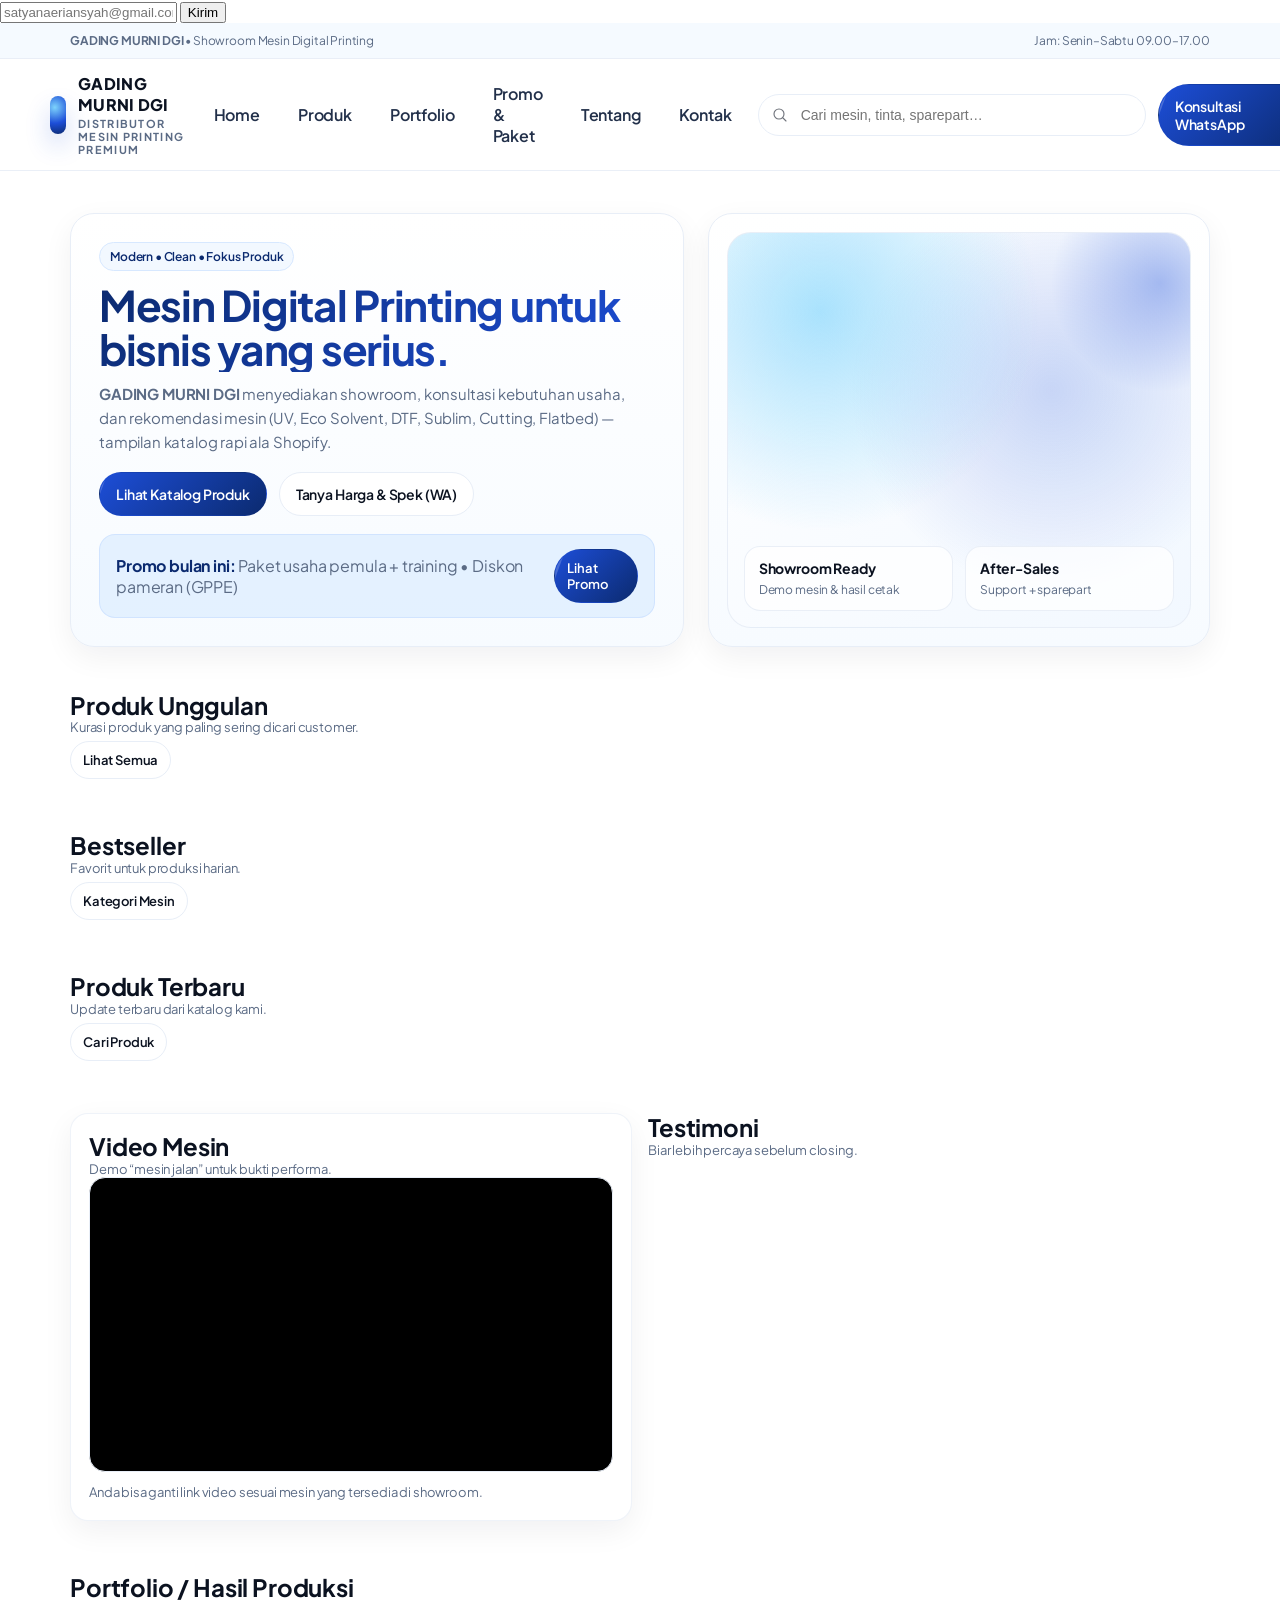
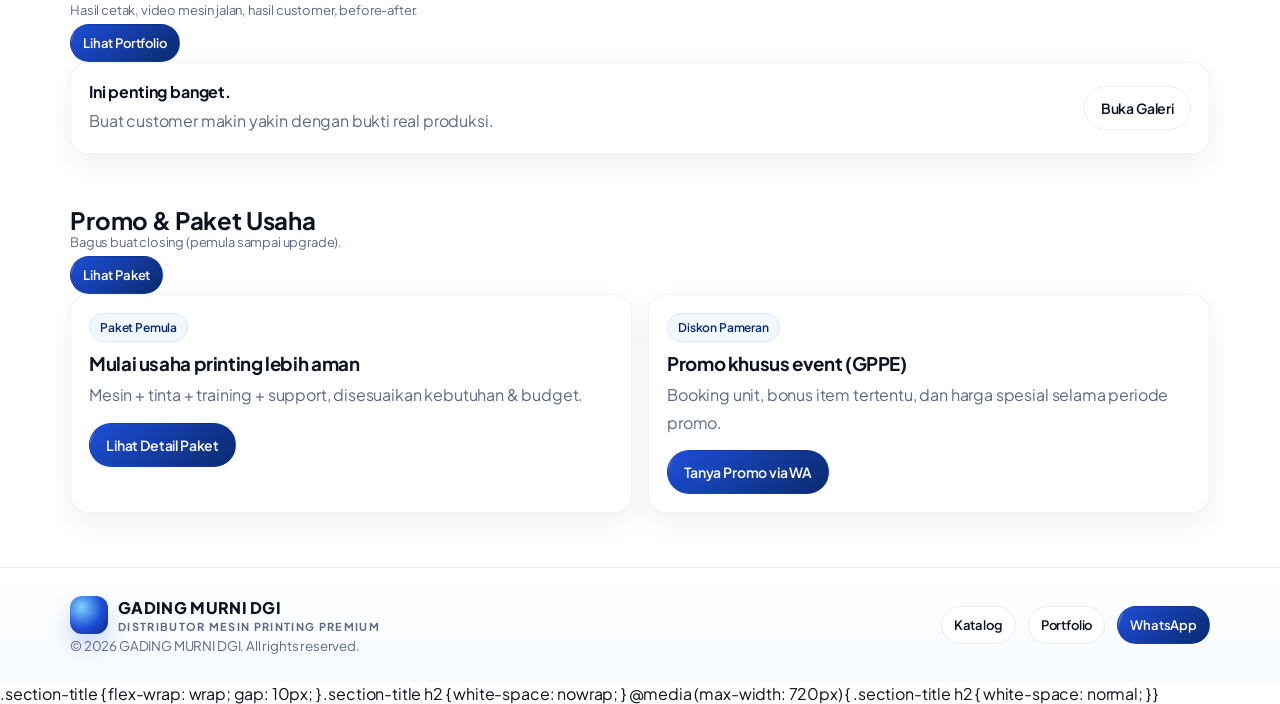
<file: index.html>
<!doctype html><form>
  <input type="email" placeholder="satyanaeriansyah@gmail.com" required />
  <button type="submit">Kirim</button>
</form>
<html lang="id">
  <head>
    <meta charset="utf-8" />
    <meta name="viewport" content="width=device-width, initial-scale=1" />
    <title>GADING MURNI DGI — Distributor Mesin Printing Premium</title>
    <meta
      name="description"
      content="Showroom & katalog mesin digital printing (mesin saja) — UV, Eco Solvent, DTF, Sublim, Cutting, Flatbed + sparepart, tinta, dan media."
    />
    <link rel="preconnect" href="https://fonts.googleapis.com" />
    <link rel="preconnect" href="https://fonts.gstatic.com" crossorigin />
    <link
      href="https://fonts.googleapis.com/css2?family=Plus+Jakarta+Sans:wght@400;600;700;800&display=swap"
      rel="stylesheet"
    />
    <link rel="stylesheet" href="assets/css/styles.css" />
    <style>
      body {
        font-family: "Plus Jakarta Sans", ui-sans-serif, system-ui, -apple-system,
          Segoe UI, Roboto, Helvetica, Arial;
      }
    </style>
  </head>
  <body data-page="home">
    <header class="header">
      <div class="topbar">
        <div class="container row between gap-12">
          <span><b data-brand>GADING MURNI DGI</b> • Showroom Mesin Digital Printing</span>
          <span class="muted">Jam: <span data-hours>Senin–Sabtu 09.00–17.00</span></span>
        </div>
      </div>
      <div class="container nav row between gap-16">
        <a class="brand" href="./">
          <span class="brand-mark" aria-hidden="true"></span>
          <span class="brand-name">
            <span data-brand>GADING MURNI DGI</span>
            <small data-tagline>Distributor Mesin Printing Premium</small>
          </span>
        </a>

        <nav class="navlinks" aria-label="Navigasi utama">
          <a href="./">Home</a>
          <a href="products.html">Produk</a>
          <a href="portfolio.html">Portfolio</a>
          <a href="promo.html">Promo & Paket</a>
          <a href="about.html">Tentang</a>
          <a href="contact.html">Kontak</a>
        </nav>

        <div class="row gap-12">
          <div class="search" role="search">
            <svg class="icon" viewBox="0 0 24 24" fill="none" aria-hidden="true">
              <path d="M10.5 18a7.5 7.5 0 1 1 0-15 7.5 7.5 0 0 1 0 15Z" stroke="currentColor" stroke-width="1.7" opacity=".9"/>
              <path d="M16.5 16.5 21 21" stroke="currentColor" stroke-width="1.7" stroke-linecap="round" opacity=".9"/>
            </svg>
            <input id="searchInput" type="search" placeholder="Cari mesin, tinta, sparepart…" autocomplete="off" />
            <div id="searchResults" class="search-results" aria-label="Hasil pencarian"></div>
          </div>

          <a class="btn primary" data-wa target="_blank" rel="noopener">Konsultasi WhatsApp</a>
          <button id="hamburger" class="btn hamburger" aria-label="Buka menu" type="button">Menu</button>
        </div>
      </div>

      <div id="mobileDrawer" class="container mobile-drawer" aria-label="Menu mobile">
        <a href="./">Home</a>
        <a href="products.html">Produk</a>
        <a href="portfolio.html">Portfolio</a>
        <a href="promo.html">Promo & Paket</a>
        <a href="about.html">Tentang</a>
        <a href="contact.html">Kontak</a>
      </div>
    </header>

    <main>
      <!-- HERO / PROMO BANNER -->
      <section class="hero">
        <div class="container hero-grid">
          <div class="hero-card hero-main">
            <span class="badge">Modern • Clean • Fokus Produk</span>
            <h1 class="hero-title">Mesin Digital Printing untuk bisnis yang serius.</h1>
            <p class="hero-sub">
              <b data-brand>GADING MURNI DGI</b> menyediakan showroom, konsultasi kebutuhan usaha, dan rekomendasi mesin
              (UV, Eco Solvent, DTF, Sublim, Cutting, Flatbed) — tampilan katalog rapi ala Shopify.
            </p>
            <div class="row wrap gap-12">
              <a class="btn primary" href="products.html">Lihat Katalog Produk</a>
              <a class="btn" data-wa target="_blank" rel="noopener">Tanya Harga & Spek (WA)</a>
            </div>
            <div class="promo-strip">
              <div>
                <strong>Promo bulan ini:</strong>
                <span class="muted">Paket usaha pemula + training • Diskon pameran (GPPE)</span>
              </div>
              <a class="btn small primary" href="promo.html">Lihat Promo</a>
            </div>
          </div>

          <div class="hero-card hero-visual">
            <div class="visual-box">
              <div class="visual-stat">
                <div class="stat">
                  <b>Showroom Ready</b>
                  <span>Demo mesin & hasil cetak</span>
                </div>
                <div class="stat">
                  <b>After-Sales</b>
                  <span>Support + sparepart</span>
                </div>
              </div>
            </div>
          </div>
        </div>
      </section>

      <!-- PRODUK UNGGULAN -->
      <section class="section">
        <div class="container">
          <div class="section-title">
            <div>
              <h2>Produk Unggulan</h2>
              <p>Kurasi produk yang paling sering dicari customer.</p>
            </div>
            <a class="btn small" href="products.html">Lihat Semua</a>
          </div>
          <div id="featuredGrid" class="grid products"></div>
        </div>
      </section>

      <!-- BESTSELLER -->
      <section class="section">
        <div class="container">
          <div class="section-title">
            <div>
              <h2>Bestseller</h2>
              <p>Favorit untuk produksi harian.</p>
            </div>
            <a class="btn small" href="products.html?cat=Mesin%20Printing">Kategori Mesin</a>
          </div>
          <div id="bestsellerGrid" class="grid products"></div>
        </div>
      </section>

      <!-- PRODUK TERBARU -->
      <section class="section">
        <div class="container">
          <div class="section-title">
            <div>
              <h2>Produk Terbaru</h2>
              <p>Update terbaru dari katalog kami.</p>
            </div>
            <a class="btn small" href="products.html">Cari Produk</a>
          </div>
          <div id="newestGrid" class="grid products"></div>
        </div>
      </section>

      <!-- VIDEO MESIN + TESTIMONI -->
      <section class="section">
        <div class="container">
          <div class="grid two">
            <div class="card pad">
              <div class="section-title">
                <div>
                  <h2>Video Mesin</h2>
                  <p>Demo “mesin jalan” untuk bukti performa.</p>
                </div>
              </div>
              <div class="embed">
                <iframe
                  src="https://www.youtube.com/embed/ysz5S6PUM-U"
                  title="Video demo mesin (placeholder)"
                  allow="accelerometer; autoplay; clipboard-write; encrypted-media; gyroscope; picture-in-picture"
                  allowfullscreen
                ></iframe>
              </div>
              <p class="muted" style="margin: 10px 0 0; line-height: 1.6; font-size: 13px">
                Anda bisa ganti link video sesuai mesin yang tersedia di showroom.
              </p>
            </div>
            <div>
              <div class="section-title">
                <div>
                  <h2>Testimoni</h2>
                  <p>Biar lebih percaya sebelum closing.</p>
                </div>
              </div>
              <div id="testiGrid" class="grid" style="grid-template-columns:1fr; gap:12px;"></div>
            </div>
          </div>
        </div>
      </section>

      <!-- PORTFOLIO PREVIEW -->
      <section class="section">
        <div class="container">
          <div class="section-title">
            <div>
              <h2>Portfolio / Hasil Produksi</h2>
              <p>Hasil cetak, video mesin jalan, hasil customer, before-after.</p>
            </div>
            <a class="btn small primary" href="portfolio.html">Lihat Portfolio</a>
          </div>
          <div class="card pad">
            <div class="row between wrap gap-12">
              <div>
                <b>Ini penting banget.</b>
                <p class="muted" style="margin:6px 0 0; line-height:1.65">
                  Buat customer makin yakin dengan bukti real produksi.
                </p>
              </div>
              <a class="btn" href="portfolio.html">Buka Galeri</a>
            </div>
          </div>
        </div>
      </section>

      <!-- PROMO & PAKET -->
      <section class="section">
        <div class="container">
          <div class="section-title">
            <div>
              <h2>Promo & Paket Usaha</h2>
              <p>Bagus buat closing (pemula sampai upgrade).</p>
            </div>
            <a class="btn small primary" href="promo.html">Lihat Paket</a>
          </div>
          <div class="grid two">
            <div class="card pad">
              <span class="badge">Paket Pemula</span>
              <h3 style="margin:10px 0 6px; letter-spacing:-.02em;">Mulai usaha printing lebih aman</h3>
              <p class="muted" style="margin:0; line-height:1.7">
                Mesin + tinta + training + support, disesuaikan kebutuhan & budget.
              </p>
              <div style="margin-top:14px">
                <a class="btn primary" href="promo.html">Lihat Detail Paket</a>
              </div>
            </div>
            <div class="card pad">
              <span class="badge">Diskon Pameran</span>
              <h3 style="margin:10px 0 6px; letter-spacing:-.02em;">Promo khusus event (GPPE)</h3>
              <p class="muted" style="margin:0; line-height:1.7">
                Booking unit, bonus item tertentu, dan harga spesial selama periode promo.
              </p>
              <div style="margin-top:14px">
                <a class="btn primary" data-wa target="_blank" rel="noopener">Tanya Promo via WA</a>
              </div>
            </div>
          </div>
        </div>
      </section>
    </main>

    <footer class="footer">
      <div class="container row between wrap gap-16">
        <div>
          <div class="brand" style="gap:10px">
            <span class="brand-mark" aria-hidden="true"></span>
            <span class="brand-name">
              <span data-brand>GADING MURNI DGI</span>
              <small data-tagline>Distributor Mesin Printing Premium</small>
            </span>
          </div>
          <small>© <span id="y"></span> <span data-brand>GADING MURNI DGI</span>. All rights reserved.</small>
        </div>
        <div class="row gap-12 wrap">
          <a class="btn small" href="products.html">Katalog</a>
          <a class="btn small" href="portfolio.html">Portfolio</a>
          <a class="btn small primary" data-wa target="_blank" rel="noopener">WhatsApp</a>
        </div>
      </div>
    </footer>

    <!-- Modal detail produk -->
    <div id="modal" class="modal" aria-hidden="true">
      <div class="modal-card" role="dialog" aria-modal="true" aria-label="Detail Produk">
        <div class="modal-head">
          <b id="modalTitle"></b>
          <button id="modalClose" class="btn small" type="button">Tutup</button>
        </div>
        <div id="modalBody" class="modal-body"></div>
      </div>
    </div>

    <script>
      document.getElementById("y").textContent = new Date().getFullYear();
    </script>
    <script src="assets/js/data.js"></script>
    <script src="assets/js/app.js"></script>
  </body>
</html>
.section-title {
  flex-wrap: wrap;
  gap: 10px;
}

.section-title h2 {
  white-space: nowrap;
}

@media (max-width: 720px) {
  .section-title h2 {
    white-space: normal;
  }
}
</file>
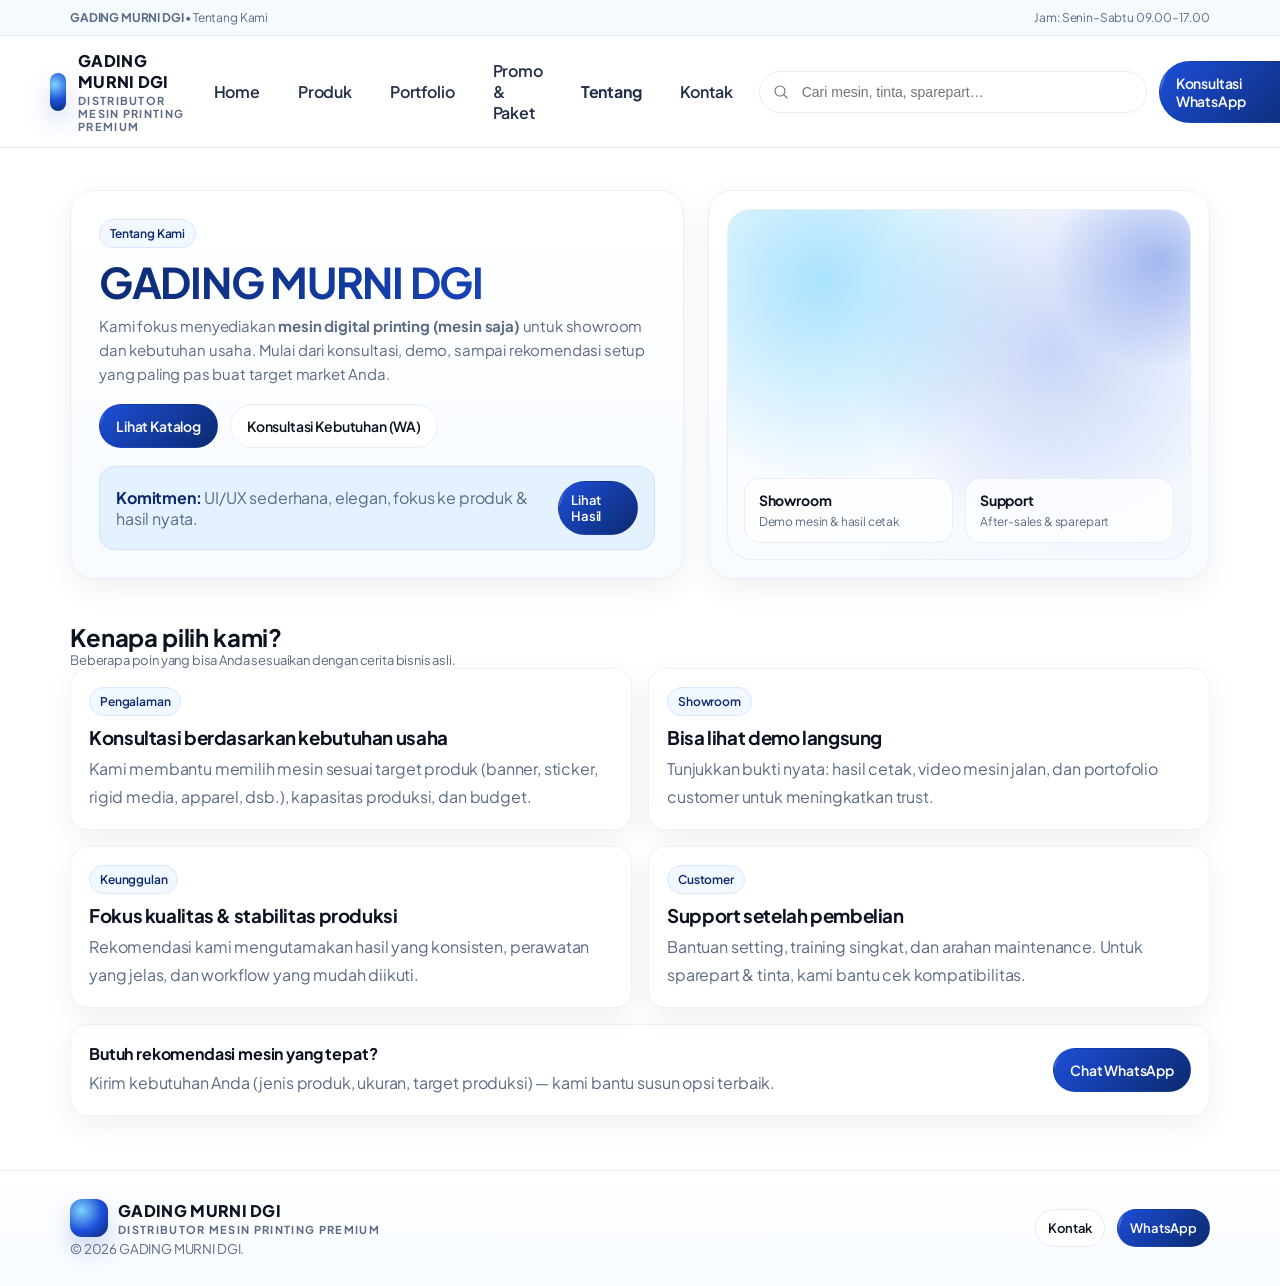
<file: about.html>
<!doctype html>
<html lang="id">
  <head>
    <meta charset="utf-8" />
    <meta name="viewport" content="width=device-width, initial-scale=1" />
    <title>Tentang Kami — GADING MURNI DGI</title>
    <meta name="description" content="Profil showroom dan keunggulan layanan GADING MURNI DGI." />
    <link rel="preconnect" href="https://fonts.googleapis.com" />
    <link rel="preconnect" href="https://fonts.gstatic.com" crossorigin />
    <link
      href="https://fonts.googleapis.com/css2?family=Plus+Jakarta+Sans:wght@400;600;700;800&display=swap"
      rel="stylesheet"
    />
    <link rel="stylesheet" href="assets/css/styles.css" />
    <style>
      body { font-family: "Plus Jakarta Sans", ui-sans-serif, system-ui, -apple-system, Segoe UI, Roboto, Helvetica, Arial; }
    </style>
  </head>
  <body data-page="about">
    <header class="header">
      <div class="topbar">
        <div class="container row between gap-12">
          <span><b data-brand>GADING MURNI DGI</b> • Tentang Kami</span>
          <span class="muted">Jam: <span data-hours>Senin–Sabtu 09.00–17.00</span></span>
        </div>
      </div>
      <div class="container nav row between gap-16">
        <a class="brand" href="./">
          <span class="brand-mark" aria-hidden="true"></span>
          <span class="brand-name">
            <span data-brand>GADING MURNI DGI</span>
            <small data-tagline>Distributor Mesin Printing Premium</small>
          </span>
        </a>

        <nav class="navlinks" aria-label="Navigasi utama">
          <a href="./">Home</a>
          <a href="products.html">Produk</a>
          <a href="portfolio.html">Portfolio</a>
          <a href="promo.html">Promo & Paket</a>
          <a href="about.html"><b>Tentang</b></a>
          <a href="contact.html">Kontak</a>
        </nav>

        <div class="row gap-12">
          <div class="search" role="search">
            <svg class="icon" viewBox="0 0 24 24" fill="none" aria-hidden="true">
              <path d="M10.5 18a7.5 7.5 0 1 1 0-15 7.5 7.5 0 0 1 0 15Z" stroke="currentColor" stroke-width="1.7" opacity=".9"/>
              <path d="M16.5 16.5 21 21" stroke="currentColor" stroke-width="1.7" stroke-linecap="round" opacity=".9"/>
            </svg>
            <input id="searchInput" type="search" placeholder="Cari mesin, tinta, sparepart…" autocomplete="off" />
            <div id="searchResults" class="search-results" aria-label="Hasil pencarian"></div>
          </div>
          <a class="btn primary" data-wa target="_blank" rel="noopener">Konsultasi WhatsApp</a>
          <button id="hamburger" class="btn hamburger" aria-label="Buka menu" type="button">Menu</button>
        </div>
      </div>

      <div id="mobileDrawer" class="container mobile-drawer" aria-label="Menu mobile">
        <a href="./">Home</a>
        <a href="products.html">Produk</a>
        <a href="portfolio.html">Portfolio</a>
        <a href="promo.html">Promo & Paket</a>
        <a href="about.html">Tentang</a>
        <a href="contact.html">Kontak</a>
      </div>
    </header>

    <main>
      <section class="hero">
        <div class="container hero-grid">
          <div class="hero-card hero-main">
            <span class="badge">Tentang Kami</span>
            <h1 class="hero-title"><span data-brand>GADING MURNI DGI</span></h1>
            <p class="hero-sub">
              Kami fokus menyediakan <b>mesin digital printing (mesin saja)</b> untuk showroom dan kebutuhan usaha. Mulai
              dari konsultasi, demo, sampai rekomendasi setup yang paling pas buat target market Anda.
            </p>
            <div class="row wrap gap-12">
              <a class="btn primary" href="products.html">Lihat Katalog</a>
              <a class="btn" data-wa target="_blank" rel="noopener">Konsultasi Kebutuhan (WA)</a>
            </div>
            <div class="promo-strip">
              <div>
                <strong>Komitmen:</strong>
                <span class="muted">UI/UX sederhana, elegan, fokus ke produk & hasil nyata.</span>
              </div>
              <a class="btn small primary" href="portfolio.html">Lihat Hasil</a>
            </div>
          </div>
          <div class="hero-card hero-visual">
            <div class="visual-box">
              <div class="visual-stat">
                <div class="stat">
                  <b>Showroom</b>
                  <span>Demo mesin & hasil cetak</span>
                </div>
                <div class="stat">
                  <b>Support</b>
                  <span>After-sales & sparepart</span>
                </div>
              </div>
            </div>
          </div>
        </div>
      </section>

      <section class="section">
        <div class="container">
          <div class="section-title">
            <div>
              <h2>Kenapa pilih kami?</h2>
              <p>Beberapa poin yang bisa Anda sesuaikan dengan cerita bisnis asli.</p>
            </div>
          </div>

          <div class="grid two">
            <div class="card pad">
              <span class="badge">Pengalaman</span>
              <h3 style="margin:10px 0 6px; letter-spacing:-.02em;">Konsultasi berdasarkan kebutuhan usaha</h3>
              <p class="muted" style="margin:0; line-height:1.75">
                Kami membantu memilih mesin sesuai target produk (banner, sticker, rigid media, apparel, dsb.), kapasitas
                produksi, dan budget.
              </p>
            </div>
            <div class="card pad">
              <span class="badge">Showroom</span>
              <h3 style="margin:10px 0 6px; letter-spacing:-.02em;">Bisa lihat demo langsung</h3>
              <p class="muted" style="margin:0; line-height:1.75">
                Tunjukkan bukti nyata: hasil cetak, video mesin jalan, dan portofolio customer untuk meningkatkan trust.
              </p>
            </div>
            <div class="card pad">
              <span class="badge">Keunggulan</span>
              <h3 style="margin:10px 0 6px; letter-spacing:-.02em;">Fokus kualitas & stabilitas produksi</h3>
              <p class="muted" style="margin:0; line-height:1.75">
                Rekomendasi kami mengutamakan hasil yang konsisten, perawatan yang jelas, dan workflow yang mudah diikuti.
              </p>
            </div>
            <div class="card pad">
              <span class="badge">Customer</span>
              <h3 style="margin:10px 0 6px; letter-spacing:-.02em;">Support setelah pembelian</h3>
              <p class="muted" style="margin:0; line-height:1.75">
                Bantuan setting, training singkat, dan arahan maintenance. Untuk sparepart & tinta, kami bantu cek
                kompatibilitas.
              </p>
            </div>
          </div>

          <div style="height:16px"></div>
          <div class="card pad">
            <div class="row between wrap gap-12">
              <div>
                <b>Butuh rekomendasi mesin yang tepat?</b>
                <p class="muted" style="margin:6px 0 0; line-height:1.65">
                  Kirim kebutuhan Anda (jenis produk, ukuran, target produksi) — kami bantu susun opsi terbaik.
                </p>
              </div>
              <a class="btn primary" data-wa target="_blank" rel="noopener">Chat WhatsApp</a>
            </div>
          </div>
        </div>
      </section>
    </main>

    <footer class="footer">
      <div class="container row between wrap gap-16">
        <div>
          <div class="brand" style="gap:10px">
            <span class="brand-mark" aria-hidden="true"></span>
            <span class="brand-name">
              <span data-brand>GADING MURNI DGI</span>
              <small data-tagline>Distributor Mesin Printing Premium</small>
            </span>
          </div>
          <small>© <span id="y"></span> <span data-brand>GADING MURNI DGI</span>.</small>
        </div>
        <div class="row gap-12 wrap">
          <a class="btn small" href="contact.html">Kontak</a>
          <a class="btn small primary" data-wa target="_blank" rel="noopener">WhatsApp</a>
        </div>
      </div>
    </footer>

    <script>
      document.getElementById("y").textContent = new Date().getFullYear();
    </script>
    <script src="assets/js/data.js"></script>
    <script src="assets/js/app.js"></script>
  </body>
</html>
</file>
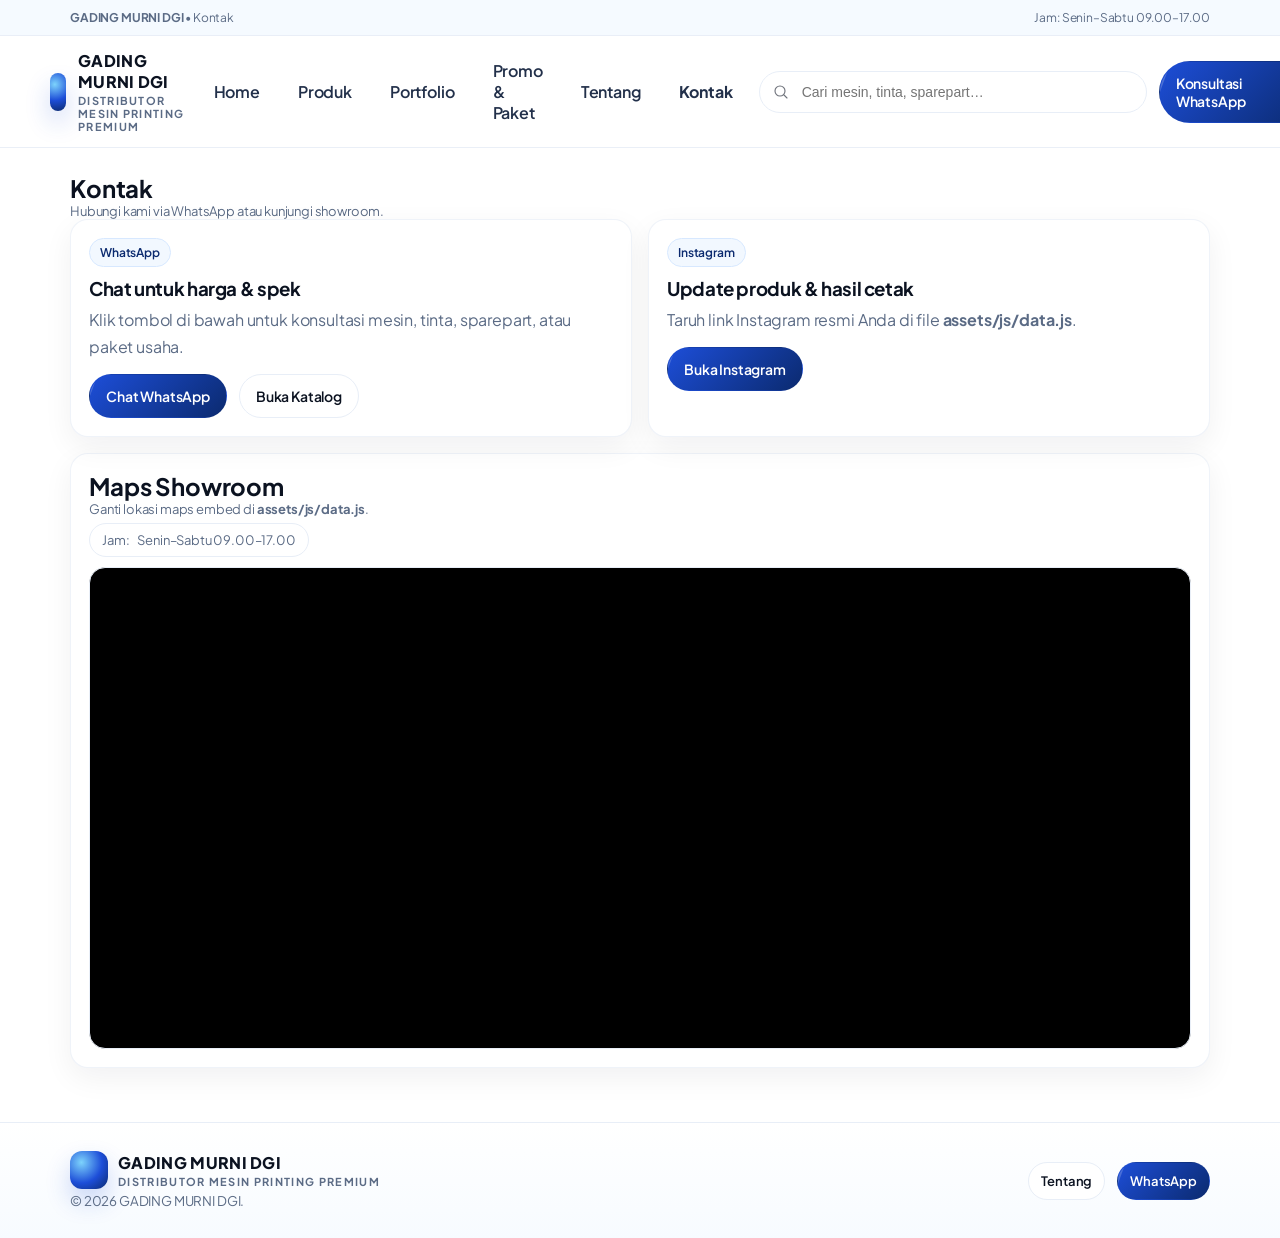
<file: contact.html>
<!doctype html>
<html lang="id">
  <head>
    <meta charset="utf-8" />
    <meta name="viewport" content="width=device-width, initial-scale=1" />
    <title>Kontak — GADING MURNI DGI</title>
    <meta name="description" content="Kontak GADING MURNI DGI: WhatsApp, Maps showroom, Instagram, jam operasional." />
    <link rel="preconnect" href="https://fonts.googleapis.com" />
    <link rel="preconnect" href="https://fonts.gstatic.com" crossorigin />
    <link
      href="https://fonts.googleapis.com/css2?family=Plus+Jakarta+Sans:wght@400;600;700;800&display=swap"
      rel="stylesheet"
    />
    <link rel="stylesheet" href="assets/css/styles.css" />
    <style>
      body { font-family: "Plus Jakarta Sans", ui-sans-serif, system-ui, -apple-system, Segoe UI, Roboto, Helvetica, Arial; }
    </style>
  </head>
  <body data-page="contact">
    <header class="header">
      <div class="topbar">
        <div class="container row between gap-12">
          <span><b data-brand>GADING MURNI DGI</b> • Kontak</span>
          <span class="muted">Jam: <span data-hours>Senin–Sabtu 09.00–17.00</span></span>
        </div>
      </div>
      <div class="container nav row between gap-16">
        <a class="brand" href="./">
          <span class="brand-mark" aria-hidden="true"></span>
          <span class="brand-name">
            <span data-brand>GADING MURNI DGI</span>
            <small data-tagline>Distributor Mesin Printing Premium</small>
          </span>
        </a>

        <nav class="navlinks" aria-label="Navigasi utama">
          <a href="./">Home</a>
          <a href="products.html">Produk</a>
          <a href="portfolio.html">Portfolio</a>
          <a href="promo.html">Promo & Paket</a>
          <a href="about.html">Tentang</a>
          <a href="contact.html"><b>Kontak</b></a>
        </nav>

        <div class="row gap-12">
          <div class="search" role="search">
            <svg class="icon" viewBox="0 0 24 24" fill="none" aria-hidden="true">
              <path d="M10.5 18a7.5 7.5 0 1 1 0-15 7.5 7.5 0 0 1 0 15Z" stroke="currentColor" stroke-width="1.7" opacity=".9"/>
              <path d="M16.5 16.5 21 21" stroke="currentColor" stroke-width="1.7" stroke-linecap="round" opacity=".9"/>
            </svg>
            <input id="searchInput" type="search" placeholder="Cari mesin, tinta, sparepart…" autocomplete="off" />
            <div id="searchResults" class="search-results" aria-label="Hasil pencarian"></div>
          </div>
          <a class="btn primary" data-wa target="_blank" rel="noopener">Konsultasi WhatsApp</a>
          <button id="hamburger" class="btn hamburger" aria-label="Buka menu" type="button">Menu</button>
        </div>
      </div>

      <div id="mobileDrawer" class="container mobile-drawer" aria-label="Menu mobile">
        <a href="./">Home</a>
        <a href="products.html">Produk</a>
        <a href="portfolio.html">Portfolio</a>
        <a href="promo.html">Promo & Paket</a>
        <a href="about.html">Tentang</a>
        <a href="contact.html">Kontak</a>
      </div>
    </header>

    <main class="section">
      <div class="container">
        <div class="section-title">
          <div>
            <h2>Kontak</h2>
            <p>Hubungi kami via WhatsApp atau kunjungi showroom.</p>
          </div>
        </div>

        <div class="grid two">
          <div class="card pad">
            <span class="badge">WhatsApp</span>
            <h3 style="margin:10px 0 6px; letter-spacing:-.02em;">Chat untuk harga & spek</h3>
            <p class="muted" style="margin:0; line-height:1.7">
              Klik tombol di bawah untuk konsultasi mesin, tinta, sparepart, atau paket usaha.
            </p>
            <div style="margin-top:14px" class="row gap-12 wrap">
              <a class="btn primary" data-wa target="_blank" rel="noopener">Chat WhatsApp</a>
              <a class="btn" href="products.html">Buka Katalog</a>
            </div>
          </div>

          <div class="card pad">
            <span class="badge">Instagram</span>
            <h3 style="margin:10px 0 6px; letter-spacing:-.02em;">Update produk & hasil cetak</h3>
            <p class="muted" style="margin:0; line-height:1.7">
              Taruh link Instagram resmi Anda di file <b>assets/js/data.js</b>.
            </p>
            <div style="margin-top:14px">
              <a class="btn primary" data-instagram target="_blank" rel="noopener">Buka Instagram</a>
            </div>
          </div>
        </div>

        <div style="height:16px"></div>
        <div class="card pad">
          <div class="section-title" style="margin-bottom:10px">
            <div>
              <h2>Maps Showroom</h2>
              <p>Ganti lokasi maps embed di <b>assets/js/data.js</b>.</p>
            </div>
            <span class="pill">Jam: <span data-hours>Senin–Sabtu 09.00–17.00</span></span>
          </div>
          <div class="embed" style="aspect-ratio: 16/7">
            <iframe id="mapsEmbed" title="Maps showroom" loading="lazy" referrerpolicy="no-referrer-when-downgrade"></iframe>
          </div>
        </div>
      </div>
    </main>

    <footer class="footer">
      <div class="container row between wrap gap-16">
        <div>
          <div class="brand" style="gap:10px">
            <span class="brand-mark" aria-hidden="true"></span>
            <span class="brand-name">
              <span data-brand>GADING MURNI DGI</span>
              <small data-tagline>Distributor Mesin Printing Premium</small>
            </span>
          </div>
          <small>© <span id="y"></span> <span data-brand>GADING MURNI DGI</span>.</small>
        </div>
        <div class="row gap-12 wrap">
          <a class="btn small" href="about.html">Tentang</a>
          <a class="btn small primary" data-wa target="_blank" rel="noopener">WhatsApp</a>
        </div>
      </div>
    </footer>

    <script>
      document.getElementById("y").textContent = new Date().getFullYear();
    </script>
    <script src="assets/js/data.js"></script>
    <script src="assets/js/app.js"></script>
  </body>
</html>
</file>
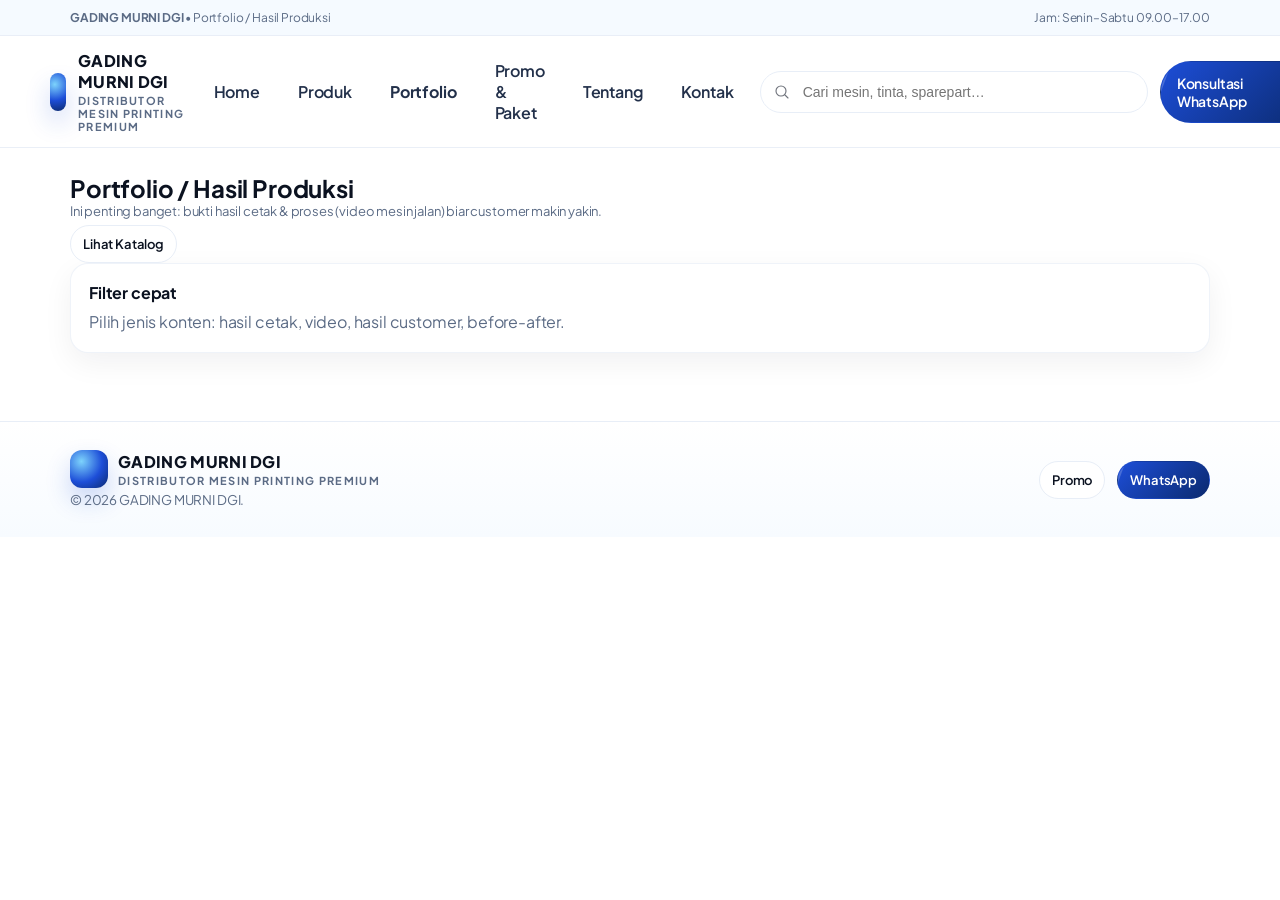
<file: portfolio.html>
<!doctype html>
<html lang="id">
  <head>
    <meta charset="utf-8" />
    <meta name="viewport" content="width=device-width, initial-scale=1" />
    <title>Portfolio — GADING MURNI DGI</title>
    <meta name="description" content="Hasil produksi: hasil cetak, video mesin jalan, hasil customer, before-after." />
    <link rel="preconnect" href="https://fonts.googleapis.com" />
    <link rel="preconnect" href="https://fonts.gstatic.com" crossorigin />
    <link
      href="https://fonts.googleapis.com/css2?family=Plus+Jakarta+Sans:wght@400;600;700;800&display=swap"
      rel="stylesheet"
    />
    <link rel="stylesheet" href="assets/css/styles.css" />
    <style>
      body { font-family: "Plus Jakarta Sans", ui-sans-serif, system-ui, -apple-system, Segoe UI, Roboto, Helvetica, Arial; }
    </style>
  </head>
  <body data-page="portfolio">
    <header class="header">
      <div class="topbar">
        <div class="container row between gap-12">
          <span><b data-brand>GADING MURNI DGI</b> • Portfolio / Hasil Produksi</span>
          <span class="muted">Jam: <span data-hours>Senin–Sabtu 09.00–17.00</span></span>
        </div>
      </div>
      <div class="container nav row between gap-16">
        <a class="brand" href="./">
          <span class="brand-mark" aria-hidden="true"></span>
          <span class="brand-name">
            <span data-brand>GADING MURNI DGI</span>
            <small data-tagline>Distributor Mesin Printing Premium</small>
          </span>
        </a>

        <nav class="navlinks" aria-label="Navigasi utama">
          <a href="./">Home</a>
          <a href="products.html">Produk</a>
          <a href="portfolio.html"><b>Portfolio</b></a>
          <a href="promo.html">Promo & Paket</a>
          <a href="about.html">Tentang</a>
          <a href="contact.html">Kontak</a>
        </nav>

        <div class="row gap-12">
          <div class="search" role="search">
            <svg class="icon" viewBox="0 0 24 24" fill="none" aria-hidden="true">
              <path d="M10.5 18a7.5 7.5 0 1 1 0-15 7.5 7.5 0 0 1 0 15Z" stroke="currentColor" stroke-width="1.7" opacity=".9"/>
              <path d="M16.5 16.5 21 21" stroke="currentColor" stroke-width="1.7" stroke-linecap="round" opacity=".9"/>
            </svg>
            <input id="searchInput" type="search" placeholder="Cari mesin, tinta, sparepart…" autocomplete="off" />
            <div id="searchResults" class="search-results" aria-label="Hasil pencarian"></div>
          </div>
          <a class="btn primary" data-wa target="_blank" rel="noopener">Konsultasi WhatsApp</a>
          <button id="hamburger" class="btn hamburger" aria-label="Buka menu" type="button">Menu</button>
        </div>
      </div>

      <div id="mobileDrawer" class="container mobile-drawer" aria-label="Menu mobile">
        <a href="./">Home</a>
        <a href="products.html">Produk</a>
        <a href="portfolio.html">Portfolio</a>
        <a href="promo.html">Promo & Paket</a>
        <a href="about.html">Tentang</a>
        <a href="contact.html">Kontak</a>
      </div>
    </header>

    <main class="section">
      <div class="container">
        <div class="section-title">
          <div>
            <h2>Portfolio / Hasil Produksi</h2>
            <p>Ini penting banget: bukti hasil cetak & proses (video mesin jalan) biar customer makin yakin.</p>
          </div>
          <a class="btn small" href="products.html">Lihat Katalog</a>
        </div>

        <div class="card pad">
          <div class="row between wrap gap-12">
            <div>
              <b>Filter cepat</b>
              <p class="muted" style="margin:6px 0 0; line-height:1.6">Pilih jenis konten: hasil cetak, video, hasil customer, before-after.</p>
            </div>
            <div id="portfolioChips" class="row gap-12 wrap" style="justify-content:flex-end"></div>
          </div>
        </div>

        <div style="height:14px"></div>
        <div id="portfolioGrid" class="grid portfolio-grid"></div>
      </div>
    </main>

    <footer class="footer">
      <div class="container row between wrap gap-16">
        <div>
          <div class="brand" style="gap:10px">
            <span class="brand-mark" aria-hidden="true"></span>
            <span class="brand-name">
              <span data-brand>GADING MURNI DGI</span>
              <small data-tagline>Distributor Mesin Printing Premium</small>
            </span>
          </div>
          <small>© <span id="y"></span> <span data-brand>GADING MURNI DGI</span>.</small>
        </div>
        <div class="row gap-12 wrap">
          <a class="btn small" href="promo.html">Promo</a>
          <a class="btn small primary" data-wa target="_blank" rel="noopener">WhatsApp</a>
        </div>
      </div>
    </footer>

    <script>
      document.getElementById("y").textContent = new Date().getFullYear();
    </script>
    <script src="assets/js/data.js"></script>
    <script src="assets/js/app.js"></script>
  </body>
</html>
</file>
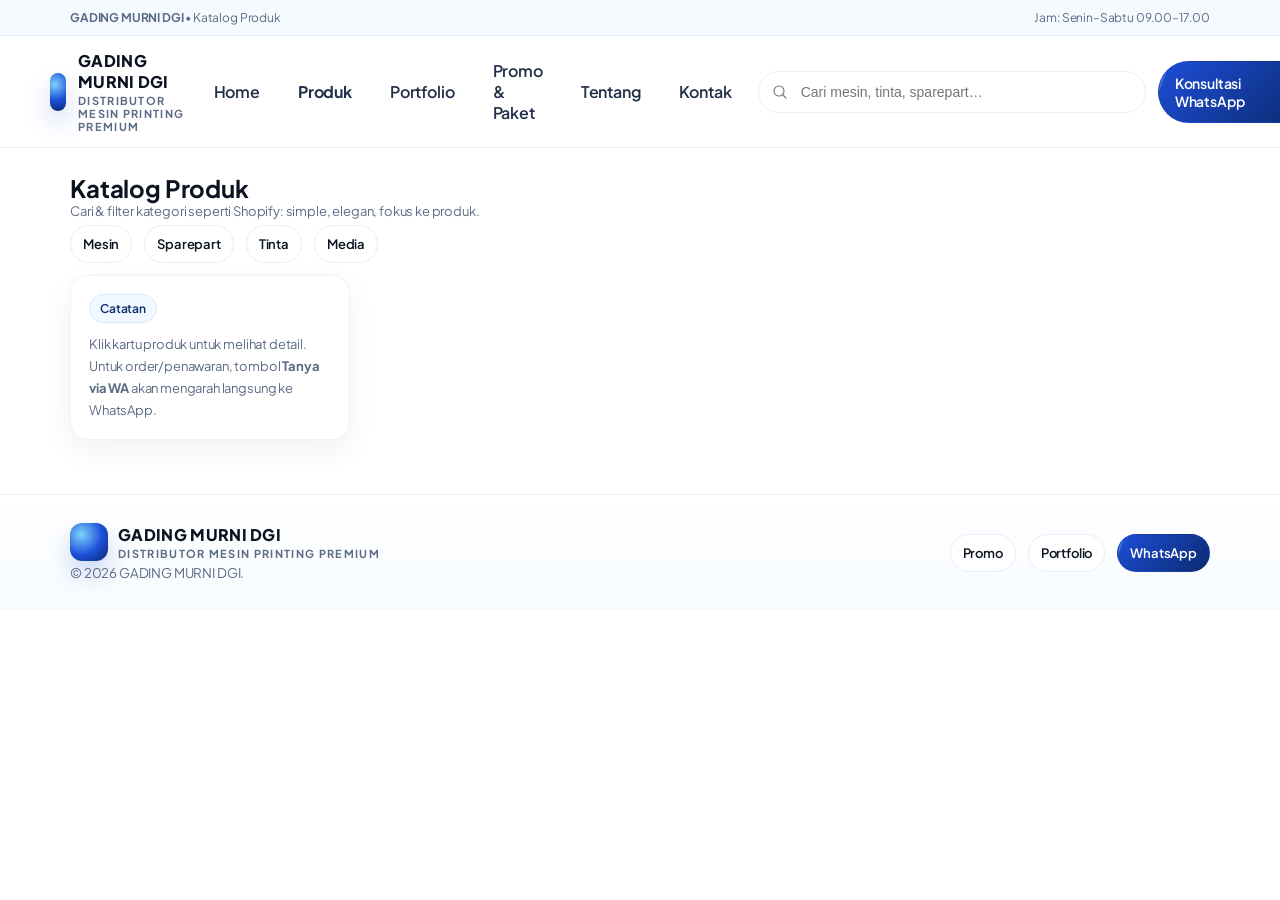
<file: products.html>
<!doctype html>
<html lang="id">
  <head>
    <meta charset="utf-8" />
    <meta name="viewport" content="width=device-width, initial-scale=1" />
    <title>Katalog Produk — GADING MURNI DGI</title>
    <meta name="description" content="Katalog mesin printing, sparepart, tinta, dan media printing." />
    <link rel="preconnect" href="https://fonts.googleapis.com" />
    <link rel="preconnect" href="https://fonts.gstatic.com" crossorigin />
    <link
      href="https://fonts.googleapis.com/css2?family=Plus+Jakarta+Sans:wght@400;600;700;800&display=swap"
      rel="stylesheet"
    />
    <link rel="stylesheet" href="assets/css/styles.css" />
    <style>
      body { font-family: "Plus Jakarta Sans", ui-sans-serif, system-ui, -apple-system, Segoe UI, Roboto, Helvetica, Arial; }
    </style>
  </head>
  <body data-page="products">
    <header class="header">
      <div class="topbar">
        <div class="container row between gap-12">
          <span><b data-brand>GADING MURNI DGI</b> • Katalog Produk</span>
          <span class="muted">Jam: <span data-hours>Senin–Sabtu 09.00–17.00</span></span>
        </div>
      </div>
      <div class="container nav row between gap-16">
        <a class="brand" href="./">
          <span class="brand-mark" aria-hidden="true"></span>
          <span class="brand-name">
            <span data-brand>GADING MURNI DGI</span>
            <small data-tagline>Distributor Mesin Printing Premium</small>
          </span>
        </a>

        <nav class="navlinks" aria-label="Navigasi utama">
          <a href="./">Home</a>
          <a href="products.html"><b>Produk</b></a>
          <a href="portfolio.html">Portfolio</a>
          <a href="promo.html">Promo & Paket</a>
          <a href="about.html">Tentang</a>
          <a href="contact.html">Kontak</a>
        </nav>

        <div class="row gap-12">
          <div class="search" role="search">
            <svg class="icon" viewBox="0 0 24 24" fill="none" aria-hidden="true">
              <path d="M10.5 18a7.5 7.5 0 1 1 0-15 7.5 7.5 0 0 1 0 15Z" stroke="currentColor" stroke-width="1.7" opacity=".9"/>
              <path d="M16.5 16.5 21 21" stroke="currentColor" stroke-width="1.7" stroke-linecap="round" opacity=".9"/>
            </svg>
            <input id="searchInput" type="search" placeholder="Cari mesin, tinta, sparepart…" autocomplete="off" />
            <div id="searchResults" class="search-results" aria-label="Hasil pencarian"></div>
          </div>
          <a class="btn primary" data-wa target="_blank" rel="noopener">Konsultasi WhatsApp</a>
          <button id="hamburger" class="btn hamburger" aria-label="Buka menu" type="button">Menu</button>
        </div>
      </div>

      <div id="mobileDrawer" class="container mobile-drawer" aria-label="Menu mobile">
        <a href="./">Home</a>
        <a href="products.html">Produk</a>
        <a href="portfolio.html">Portfolio</a>
        <a href="promo.html">Promo & Paket</a>
        <a href="about.html">Tentang</a>
        <a href="contact.html">Kontak</a>
      </div>
    </header>

    <main class="section">
      <div class="container">
        <div class="section-title">
          <div>
            <h2>Katalog Produk</h2>
            <p id="productsMeta">Cari & filter kategori seperti Shopify: simple, elegan, fokus ke produk.</p>
          </div>
          <div class="row gap-12 wrap">
            <a class="btn small" href="products.html?cat=Mesin%20Printing">Mesin</a>
            <a class="btn small" href="products.html?cat=Sparepart%20%26%20Head%20Printer">Sparepart</a>
            <a class="btn small" href="products.html?cat=Tinta%20Printing">Tinta</a>
            <a class="btn small" href="products.html?cat=Media%20Printing">Media</a>
          </div>
        </div>

        <div class="layout">
          <aside class="sidebar">
            <div id="filters"></div>
            <div style="height:12px"></div>
            <div class="card pad">
              <span class="badge">Catatan</span>
              <p class="muted" style="margin:10px 0 0; line-height:1.7; font-size:13px">
                Klik kartu produk untuk melihat detail. Untuk order/penawaran, tombol <b>Tanya via WA</b> akan mengarah
                langsung ke WhatsApp.
              </p>
            </div>
          </aside>

          <section>
            <div id="productsGrid" class="grid products"></div>
          </section>
        </div>
      </div>
    </main>

    <footer class="footer">
      <div class="container row between wrap gap-16">
        <div>
          <div class="brand" style="gap:10px">
            <span class="brand-mark" aria-hidden="true"></span>
            <span class="brand-name">
              <span data-brand>GADING MURNI DGI</span>
              <small data-tagline>Distributor Mesin Printing Premium</small>
            </span>
          </div>
          <small>© <span id="y"></span> <span data-brand>GADING MURNI DGI</span>.</small>
        </div>
        <div class="row gap-12 wrap">
          <a class="btn small" href="promo.html">Promo</a>
          <a class="btn small" href="portfolio.html">Portfolio</a>
          <a class="btn small primary" data-wa target="_blank" rel="noopener">WhatsApp</a>
        </div>
      </div>
    </footer>

    <!-- Modal detail produk -->
    <div id="modal" class="modal" aria-hidden="true">
      <div class="modal-card" role="dialog" aria-modal="true" aria-label="Detail Produk">
        <div class="modal-head">
          <b id="modalTitle"></b>
          <button id="modalClose" class="btn small" type="button">Tutup</button>
        </div>
        <div id="modalBody" class="modal-body"></div>
      </div>
    </div>

    <script>
      document.getElementById("y").textContent = new Date().getFullYear();
    </script>
    <script src="assets/js/data.js"></script>
    <script src="assets/js/app.js"></script>
  </body>
</html>
</file>
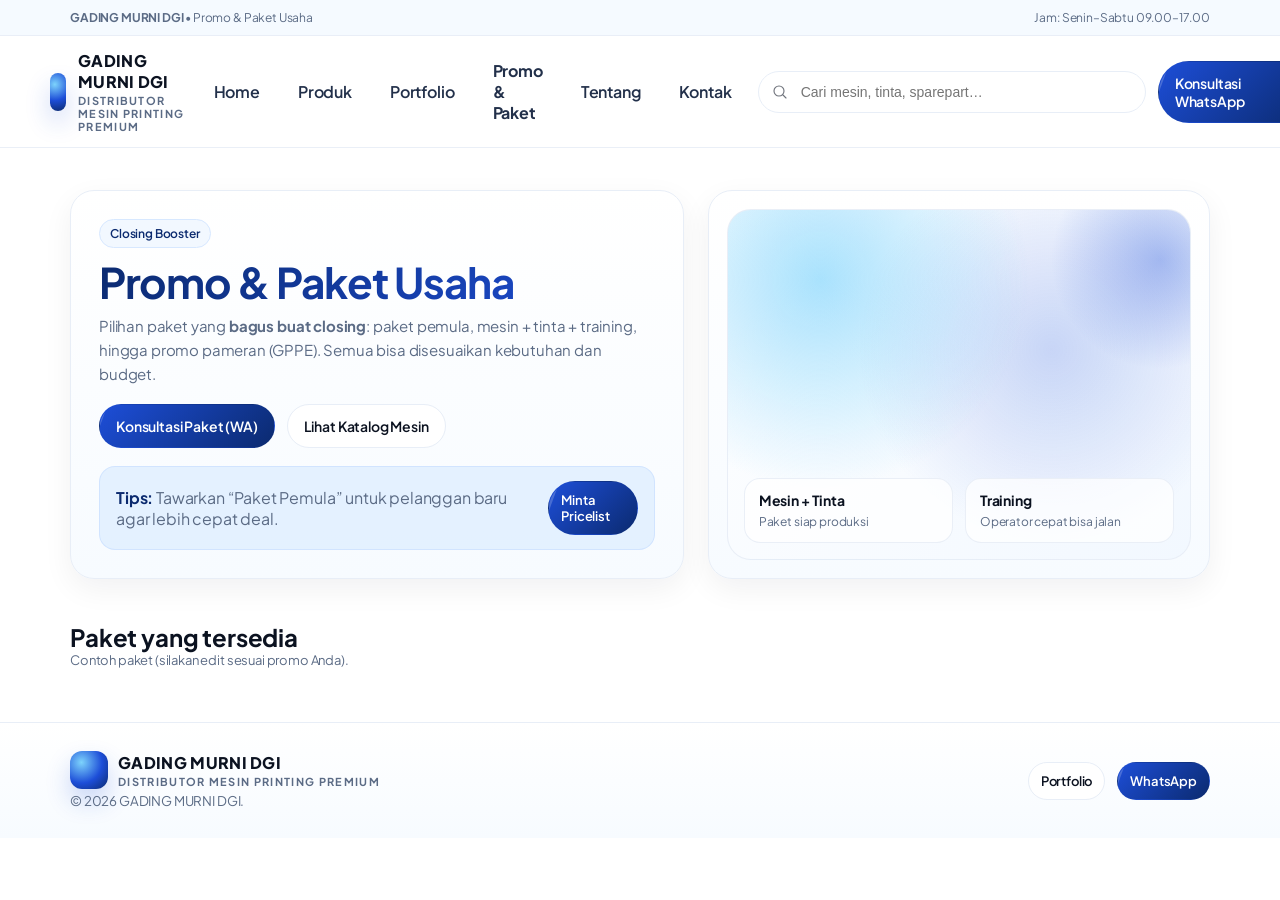
<file: promo.html>
<!doctype html>
<html lang="id">
  <head>
    <meta charset="utf-8" />
    <meta name="viewport" content="width=device-width, initial-scale=1" />
    <title>Promo & Paket Usaha — GADING MURNI DGI</title>
    <meta name="description" content="Promo & paket usaha: paket pemula, mesin+tinta+training, diskon pameran (GPPE)." />
    <link rel="preconnect" href="https://fonts.googleapis.com" />
    <link rel="preconnect" href="https://fonts.gstatic.com" crossorigin />
    <link
      href="https://fonts.googleapis.com/css2?family=Plus+Jakarta+Sans:wght@400;600;700;800&display=swap"
      rel="stylesheet"
    />
    <link rel="stylesheet" href="assets/css/styles.css" />
    <style>
      body { font-family: "Plus Jakarta Sans", ui-sans-serif, system-ui, -apple-system, Segoe UI, Roboto, Helvetica, Arial; }
    </style>
  </head>
  <body data-page="promo">
    <header class="header">
      <div class="topbar">
        <div class="container row between gap-12">
          <span><b data-brand>GADING MURNI DGI</b> • Promo & Paket Usaha</span>
          <span class="muted">Jam: <span data-hours>Senin–Sabtu 09.00–17.00</span></span>
        </div>
      </div>
      <div class="container nav row between gap-16">
        <a class="brand" href="./">
          <span class="brand-mark" aria-hidden="true"></span>
          <span class="brand-name">
            <span data-brand>GADING MURNI DGI</span>
            <small data-tagline>Distributor Mesin Printing Premium</small>
          </span>
        </a>

        <nav class="navlinks" aria-label="Navigasi utama">
          <a href="./">Home</a>
          <a href="products.html">Produk</a>
          <a href="portfolio.html">Portfolio</a>
          <a href="promo.html"><b>Promo & Paket</b></a>
          <a href="about.html">Tentang</a>
          <a href="contact.html">Kontak</a>
        </nav>

        <div class="row gap-12">
          <div class="search" role="search">
            <svg class="icon" viewBox="0 0 24 24" fill="none" aria-hidden="true">
              <path d="M10.5 18a7.5 7.5 0 1 1 0-15 7.5 7.5 0 0 1 0 15Z" stroke="currentColor" stroke-width="1.7" opacity=".9"/>
              <path d="M16.5 16.5 21 21" stroke="currentColor" stroke-width="1.7" stroke-linecap="round" opacity=".9"/>
            </svg>
            <input id="searchInput" type="search" placeholder="Cari mesin, tinta, sparepart…" autocomplete="off" />
            <div id="searchResults" class="search-results" aria-label="Hasil pencarian"></div>
          </div>
          <a class="btn primary" data-wa target="_blank" rel="noopener">Konsultasi WhatsApp</a>
          <button id="hamburger" class="btn hamburger" aria-label="Buka menu" type="button">Menu</button>
        </div>
      </div>

      <div id="mobileDrawer" class="container mobile-drawer" aria-label="Menu mobile">
        <a href="./">Home</a>
        <a href="products.html">Produk</a>
        <a href="portfolio.html">Portfolio</a>
        <a href="promo.html">Promo & Paket</a>
        <a href="about.html">Tentang</a>
        <a href="contact.html">Kontak</a>
      </div>
    </header>

    <main>
      <section class="hero">
        <div class="container hero-grid">
          <div class="hero-card hero-main">
            <span class="badge">Closing Booster</span>
            <h1 class="hero-title">Promo & Paket Usaha</h1>
            <p class="hero-sub">
              Pilihan paket yang <b>bagus buat closing</b>: paket pemula, mesin + tinta + training, hingga promo pameran
              (GPPE). Semua bisa disesuaikan kebutuhan dan budget.
            </p>
            <div class="row wrap gap-12">
              <a class="btn primary" data-wa target="_blank" rel="noopener">Konsultasi Paket (WA)</a>
              <a class="btn" href="products.html">Lihat Katalog Mesin</a>
            </div>
            <div class="promo-strip">
              <div>
                <strong>Tips:</strong>
                <span class="muted">Tawarkan “Paket Pemula” untuk pelanggan baru agar lebih cepat deal.</span>
              </div>
              <a class="btn small primary" data-wa target="_blank" rel="noopener">Minta Pricelist</a>
            </div>
          </div>
          <div class="hero-card hero-visual">
            <div class="visual-box">
              <div class="visual-stat">
                <div class="stat">
                  <b>Mesin + Tinta</b>
                  <span>Paket siap produksi</span>
                </div>
                <div class="stat">
                  <b>Training</b>
                  <span>Operator cepat bisa jalan</span>
                </div>
              </div>
            </div>
          </div>
        </div>
      </section>

      <section class="section">
        <div class="container">
          <div class="section-title">
            <div>
              <h2>Paket yang tersedia</h2>
              <p>Contoh paket (silakan edit sesuai promo Anda).</p>
            </div>
          </div>
          <div id="promoGrid" class="grid two"></div>
        </div>
      </section>
    </main>

    <footer class="footer">
      <div class="container row between wrap gap-16">
        <div>
          <div class="brand" style="gap:10px">
            <span class="brand-mark" aria-hidden="true"></span>
            <span class="brand-name">
              <span data-brand>GADING MURNI DGI</span>
              <small data-tagline>Distributor Mesin Printing Premium</small>
            </span>
          </div>
          <small>© <span id="y"></span> <span data-brand>GADING MURNI DGI</span>.</small>
        </div>
        <div class="row gap-12 wrap">
          <a class="btn small" href="portfolio.html">Portfolio</a>
          <a class="btn small primary" data-wa target="_blank" rel="noopener">WhatsApp</a>
        </div>
      </div>
    </footer>

    <script>
      document.getElementById("y").textContent = new Date().getFullYear();
    </script>
    <script src="assets/js/data.js"></script>
    <script src="assets/js/app.js"></script>
  </body>
</html>
</file>
<file: assets/css/styles.css>
/* GADING MURNI DGI — Modern clean minimal e-commerce (static) */

:root{
  --bg: #ffffff;
  --text: #0b1220;
  --muted: #5b6b85;
  --line: #e8eef7;
  --blue-50:#f2f8ff;
  --blue-100:#d9ecff;
  --blue-600:#1d4ed8;
  --blue-800:#0b2a6f;

  --radius: 18px;
  --shadow: 0 18px 50px rgba(11, 18, 32, .08);
  --shadow-soft: 0 10px 30px rgba(11, 18, 32, .06);

  --max: 1180px;
}

*{ box-sizing: border-box; }
html, body{ height: 100%; }
body{
  margin: 0;
  font-family: ui-sans-serif, system-ui, -apple-system, Segoe UI, Roboto, Helvetica, Arial, "Apple Color Emoji","Segoe UI Emoji";
  color: var(--text);
  background: var(--bg);
  letter-spacing: -.01em;
}
a{ color: inherit; text-decoration: none; }
img{ max-width: 100%; display:block; }

.container{
  width: 100%;
  max-width: var(--max);
  margin: 0 auto;
  padding: 0 20px;
}
.row{ display:flex; align-items:center; }
.between{ justify-content: space-between; }
.center{ justify-content:center; }
.gap-8{ gap: 8px; }
.gap-12{ gap: 12px; }
.gap-16{ gap: 16px; }
.gap-24{ gap: 24px; }
.wrap{ flex-wrap: wrap; }

.pill{
  display:inline-flex;
  align-items:center;
  gap: 8px;
  padding: 8px 12px;
  border: 1px solid var(--line);
  border-radius: 999px;
  background: #fff;
  color: var(--muted);
  font-size: 13px;
}

.btn{
  display:inline-flex;
  align-items:center;
  justify-content:center;
  gap: 10px;
  padding: 12px 16px;
  border-radius: 999px;
  border: 1px solid var(--line);
  background: #fff;
  font-weight: 600;
  font-size: 14px;
  cursor:pointer;
  transition: transform .15s ease, box-shadow .15s ease, border-color .15s ease;
}
.btn:hover{ box-shadow: var(--shadow-soft); transform: translateY(-1px); border-color: #d7e3f6; }
.btn.primary{
  background: linear-gradient(135deg, var(--blue-600), var(--blue-800));
  border-color: transparent;
  color: #fff;
}
.btn.primary:hover{ box-shadow: 0 18px 45px rgba(11, 42, 111, .20); }
.btn.ghost{ background: transparent; }
.btn.small{ padding: 10px 12px; font-size: 13px; }

.badge{
  display:inline-flex;
  align-items:center;
  padding: 6px 10px;
  border-radius: 999px;
  background: var(--blue-50);
  color: var(--blue-800);
  font-size: 12px;
  font-weight: 600;
  border: 1px solid #d7e8ff;
}

/* Header */
.header{
  position: sticky;
  top: 0;
  z-index: 50;
  background: rgba(255,255,255,.82);
  backdrop-filter: blur(14px);
  border-bottom: 1px solid rgba(232, 238, 247, .9);
}
.topbar{
  font-size: 12px;
  color: var(--muted);
  border-bottom: 1px solid rgba(232, 238, 247, .9);
  background: rgba(242, 248, 255, .75);
}
.topbar .container{ padding: 10px 20px; }

.nav{
  padding: 14px 0;
}
.brand{
  display:flex;
  align-items:center;
  gap: 12px;
  font-weight: 800;
  letter-spacing: .02em;
}
.brand-mark{
  width: 38px;
  height: 38px;
  border-radius: 12px;
  background: radial-gradient(circle at 30% 30%, #7dd3fc, #1d4ed8 55%, #0b2a6f);
  box-shadow: 0 12px 25px rgba(29, 78, 216, .22);
}
.brand-name small{
  display:block;
  font-weight: 700;
  font-size: 11px;
  color: var(--muted);
  letter-spacing: .12em;
  text-transform: uppercase;
  margin-top: 2px;
}
.navlinks{
  display:flex;
  gap: 18px;
  align-items:center;
  font-weight: 600;
  color: #22304a;
}
.navlinks a{
  padding: 10px 10px;
  border-radius: 12px;
}
.navlinks a:hover{
  background: var(--blue-50);
}

.search{
  position: relative;
  width: min(440px, 48vw);
}
.search input{
  width: 100%;
  padding: 12px 14px 12px 42px;
  border-radius: 999px;
  border: 1px solid var(--line);
  background: #fff;
  outline: none;
  font-size: 14px;
}
.search input:focus{
  border-color: #cfe3ff;
  box-shadow: 0 0 0 4px rgba(29, 78, 216, .10);
}
.search .icon{
  position:absolute;
  left: 14px;
  top: 50%;
  transform: translateY(-50%);
  width: 16px;
  height: 16px;
  opacity: .65;
}
.search-results{
  position:absolute;
  left: 0;
  right: 0;
  top: calc(100% + 10px);
  background: #fff;
  border: 1px solid var(--line);
  border-radius: 16px;
  box-shadow: var(--shadow);
  overflow: hidden;
  display:none;
}
.search-results.open{ display:block; }
.search-results a{
  display:flex;
  flex-direction:column;
  padding: 12px 14px;
  border-bottom: 1px solid rgba(232,238,247,.8);
}
.search-results a:hover{ background: var(--blue-50); }
.search-results a:last-child{ border-bottom: 0; }
.search-results .meta{ font-size: 12px; color: var(--muted); margin-top: 2px; }

.hamburger{ display:none; }
.mobile-drawer{
  display:none;
  border-top: 1px solid rgba(232, 238, 247, .9);
  padding: 12px 0 16px;
}
.mobile-drawer a{
  display:block;
  padding: 12px 12px;
  border-radius: 12px;
  font-weight: 700;
}
.mobile-drawer a:hover{ background: var(--blue-50); }
.mobile-drawer.open{ display:block; }

/* Hero */
.hero{
  padding: 42px 0 18px;
}
.hero-grid{
  display:grid;
  grid-template-columns: 1.1fr .9fr;
  gap: 24px;
}
.hero-card{
  border: 1px solid var(--line);
  border-radius: calc(var(--radius) + 6px);
  background: linear-gradient(180deg, #ffffff, #f7fbff);
  box-shadow: var(--shadow-soft);
  overflow:hidden;
}
.hero-main{
  padding: 28px;
  position: relative;
}
.hero-title{
  font-size: clamp(30px, 3.3vw, 46px);
  line-height: 1.05;
  letter-spacing: -.03em;
  margin: 12px 0 10px;
}
.hero-sub{
  color: var(--muted);
  font-size: 15px;
  line-height: 1.6;
  margin: 0 0 18px;
  max-width: 56ch;
}
.promo-strip{
  margin-top: 18px;
  padding: 14px 16px;
  border-radius: 16px;
  background: rgba(217, 236, 255, .65);
  border: 1px solid rgba(207, 227, 255, .9);
  display:flex;
  align-items:center;
  justify-content: space-between;
  gap: 14px;
}
.promo-strip strong{ color: var(--blue-800); }
.hero-visual{
  height: 100%;
  padding: 18px;
  display:flex;
  align-items: stretch;
}
.visual-box{
  flex: 1;
  border-radius: calc(var(--radius) + 6px);
  background:
    radial-gradient(circle at 20% 20%, rgba(125, 211, 252, .65), rgba(255,255,255,0) 45%),
    radial-gradient(circle at 70% 40%, rgba(29, 78, 216, .22), rgba(255,255,255,0) 50%),
    linear-gradient(135deg, #ffffff, #f2f8ff);
  border: 1px solid rgba(232, 238, 247, .9);
  position:relative;
  overflow:hidden;
}
.visual-box:before{
  content:"";
  position:absolute;
  inset: -60px -80px auto auto;
  width: 220px;
  height: 220px;
  border-radius: 999px;
  background: radial-gradient(circle, rgba(29,78,216,.35), rgba(29,78,216,0) 70%);
}
.visual-stat{
  position:absolute;
  left: 16px;
  bottom: 16px;
  right: 16px;
  display:grid;
  grid-template-columns: 1fr 1fr;
  gap: 12px;
}
.stat{
  background: rgba(255,255,255,.72);
  border: 1px solid rgba(232,238,247,.9);
  border-radius: 16px;
  padding: 12px 14px;
}
.stat b{ display:block; font-size: 14px; }
.stat span{ font-size: 12px; color: var(--muted); }

/* Sections */
.section{
  padding: 26px 0;
}
.section-title {
  display: flex;
  align-items: center;
  justify-content: space-between;
  gap: 16px;
  flex-wrap: wrap;
}.section-title h2 {
  margin: 0;
  white-space: normal;
}
}
.section-title h2{
  margin: 0;
  font-size: 20px;
  letter-spacing: -.02em;
}
.section-title p{
  margin: 0;
  color: var(--muted);
  font-size: 13px;
}

.grid{
  display:grid;
  gap: 16px;
}
.grid.products{
  grid-template-columns: repeat(4, minmax(0, 1fr));
}
.grid.two{
  grid-template-columns: repeat(2, minmax(0, 1fr));
}
.card{
  border: 1px solid var(--line);
  background: #fff;
  border-radius: var(--radius);
  box-shadow: var(--shadow-soft);
  overflow:hidden;
}
.card.pad{ padding: 18px; }
.muted{ color: var(--muted); }

/* Product cards */
.p-card{
  border: 1px solid var(--line);
  border-radius: var(--radius);
  background: #fff;
  box-shadow: var(--shadow-soft);
  overflow:hidden;
  display:flex;
  flex-direction: column;
  min-height: 230px;
  transition: transform .15s ease, box-shadow .15s ease;
}
.p-card:hover{ transform: translateY(-2px); box-shadow: var(--shadow); }
.p-thumb{
  height: 132px;
  background:
    radial-gradient(circle at 30% 30%, rgba(125, 211, 252, .55), rgba(255,255,255,0) 55%),
    radial-gradient(circle at 80% 60%, rgba(29, 78, 216, .20), rgba(255,255,255,0) 60%),
    linear-gradient(135deg, #ffffff, #f2f8ff);
  border-bottom: 1px solid rgba(232,238,247,.9);
  position:relative;
  padding: 14px;
}
.p-thumb .tag{
  position:absolute;
  right: 12px;
  top: 12px;
}
.p-thumb .initial{
  width: 44px;
  height: 44px;
  border-radius: 14px;
  display:grid;
  place-items:center;
  background: rgba(255,255,255,.75);
  border: 1px solid rgba(232,238,247,.9);
  font-weight: 900;
  letter-spacing: .06em;
  color: var(--blue-800);
}
.p-body{
  padding: 14px 14px 12px;
  display:flex;
  flex-direction: column;
  gap: 8px;
  flex: 1;
}
.p-title{
  font-weight: 800;
  letter-spacing: -.02em;
  line-height: 1.2;
}
.p-meta{
  font-size: 12px;
  color: var(--muted);
}
.p-actions{
  margin-top: auto;
  display:flex;
  gap: 10px;
  align-items:center;
  justify-content: space-between;
}

/* Layout for products page */
.layout{
  display:grid;
  grid-template-columns: 280px 1fr;
  gap: 18px;
  align-items:start;
}
.sidebar{
  position: sticky;
  top: 92px;
}
.filter-group{
  padding: 16px;
  border: 1px solid var(--line);
  border-radius: var(--radius);
  background: #fff;
  box-shadow: var(--shadow-soft);
}
.filter-group h3{
  margin: 0 0 10px;
  font-size: 13px;
  letter-spacing: .08em;
  text-transform: uppercase;
  color: #22304a;
}
.filter-list{ display:flex; flex-direction: column; gap: 6px; }
.chip{
  display:flex;
  align-items:center;
  justify-content: space-between;
  gap: 10px;
  padding: 10px 12px;
  border-radius: 14px;
  border: 1px solid var(--line);
  background: #fff;
  font-weight: 700;
  font-size: 13px;
  cursor:pointer;
}
.chip:hover{ background: var(--blue-50); }
.chip.active{
  background: rgba(217, 236, 255, .75);
  border-color: rgba(207, 227, 255, .95);
}

/* Modal */
.modal{
  position: fixed;
  inset: 0;
  background: rgba(11, 18, 32, .52);
  display:none;
  z-index: 100;
  padding: 18px;
}
.modal.open{ display:flex; align-items:center; justify-content:center; }
.modal-card{
  width: min(920px, 96vw);
  max-height: 92vh;
  overflow:auto;
  border-radius: 22px;
  background: #fff;
  border: 1px solid rgba(232, 238, 247, .9);
  box-shadow: var(--shadow);
}
.modal-head{
  padding: 16px 18px;
  display:flex;
  align-items:center;
  justify-content: space-between;
  gap: 10px;
  border-bottom: 1px solid rgba(232, 238, 247, .9);
}
.modal-body{ padding: 18px; }
.kvs{
  display:grid;
  grid-template-columns: 1fr 1fr;
  gap: 12px;
}
.kv{
  padding: 12px 14px;
  border: 1px solid var(--line);
  border-radius: 16px;
  background: #fff;
}
.kv b{ display:block; font-size: 13px; }
.kv span{ display:block; margin-top: 4px; color: var(--muted); font-size: 13px; line-height: 1.5; }
.embed{
  width: 100%;
  aspect-ratio: 16 / 9;
  border: 1px solid var(--line);
  border-radius: 16px;
  overflow:hidden;
  background: #000;
}
.embed iframe{ width:100%; height:100%; border:0; }

/* Portfolio */
.portfolio-grid{ grid-template-columns: repeat(3, minmax(0, 1fr)); }
.media-card{
  border: 1px solid var(--line);
  border-radius: var(--radius);
  background:#fff;
  box-shadow: var(--shadow-soft);
  overflow:hidden;
}
.media-top{
  height: 170px;
  background:
    radial-gradient(circle at 30% 30%, rgba(125, 211, 252, .55), rgba(255,255,255,0) 60%),
    radial-gradient(circle at 80% 60%, rgba(29, 78, 216, .20), rgba(255,255,255,0) 60%),
    linear-gradient(135deg, #ffffff, #f2f8ff);
  border-bottom: 1px solid rgba(232,238,247,.9);
  position:relative;
}
.play{
  position:absolute;
  left: 14px;
  bottom: 14px;
}
.media-body{ padding: 14px; }
.media-body b{ display:block; }
.media-body span{ display:block; margin-top: 4px; color: var(--muted); font-size: 13px; line-height: 1.45; }

/* Footer */
.footer{
  margin-top: 28px;
  padding: 28px 0;
  border-top: 1px solid var(--line);
  background: linear-gradient(180deg, #fff, #f7fbff);
}
.footer small{ color: var(--muted); }

/* WhatsApp floating */
.wa-float{
  position: fixed;
  right: 18px;
  bottom: 18px;
  z-index: 80;
  display:flex;
  align-items:center;
  gap: 10px;
  padding: 12px 14px;
  border-radius: 999px;
  background: #0ea5e9;
  color: #fff;
  border: 1px solid rgba(255,255,255,.35);
  box-shadow: 0 18px 45px rgba(14, 165, 233, .25);
  font-weight: 800;
}
.wa-float:hover{ filter: brightness(.96); }
.wa-float svg{ width: 18px; height: 18px; }

/* Responsive */
@media (max-width: 980px){
  .hero-grid{ grid-template-columns: 1fr; }
  .grid.products{ grid-template-columns: repeat(2, minmax(0, 1fr)); }
  .layout{ grid-template-columns: 1fr; }
  .sidebar{ position: static; }
  .portfolio-grid{ grid-template-columns: repeat(2, minmax(0, 1fr)); }
  .search{ width: min(520px, 68vw); }
}
@media (max-width: 720px){
  .navlinks{ display:none; }
  .hamburger{ display:inline-flex; }
  .grid.products{ grid-template-columns: 1fr; }
  .portfolio-grid{ grid-template-columns: 1fr; }
  .kvs{ grid-template-columns: 1fr; }
  .search{ width: 100%; }
}
html {
  scroll-behavior: smooth;
}

body {
  -webkit-font-smoothing: antialiased;
  -moz-osx-font-smoothing: grayscale;
}
.btn,
.p-card,
.media-card {
  transition: all 0.25s ease;
}

.p-card:hover,
.media-card:hover {
  transform: translateY(-6px);
}.btn.primary {
  position: relative;
  overflow: hidden;
}

.btn.primary::after {
  content: "";
  position: absolute;
  top: 0;
  left: -100%;
  width: 100%;
  height: 100%;
  background: rgba(255,255,255,0.2);
  transform: skewX(-20deg);
  transition: 0.5s;
}

.btn.primary:hover::after {
  left: 120%;
}.card,
.p-card,
.media-card {
  border: 1px solid rgba(232, 238, 247, 0.7);
}.hero-title {
  background: linear-gradient(135deg, #0b2a6f, #1d4ed8);
  -webkit-background-clip: text;
  -webkit-text-fill-color: transparent;
}.section-title h2 {
  display: inline-block;
  white-space: nowrap;
  line-height: 1.2;
}.section-title {
  display: flex;
  flex-direction: column;
  align-items: flex-start;
  gap: 6px;
}
</file>
